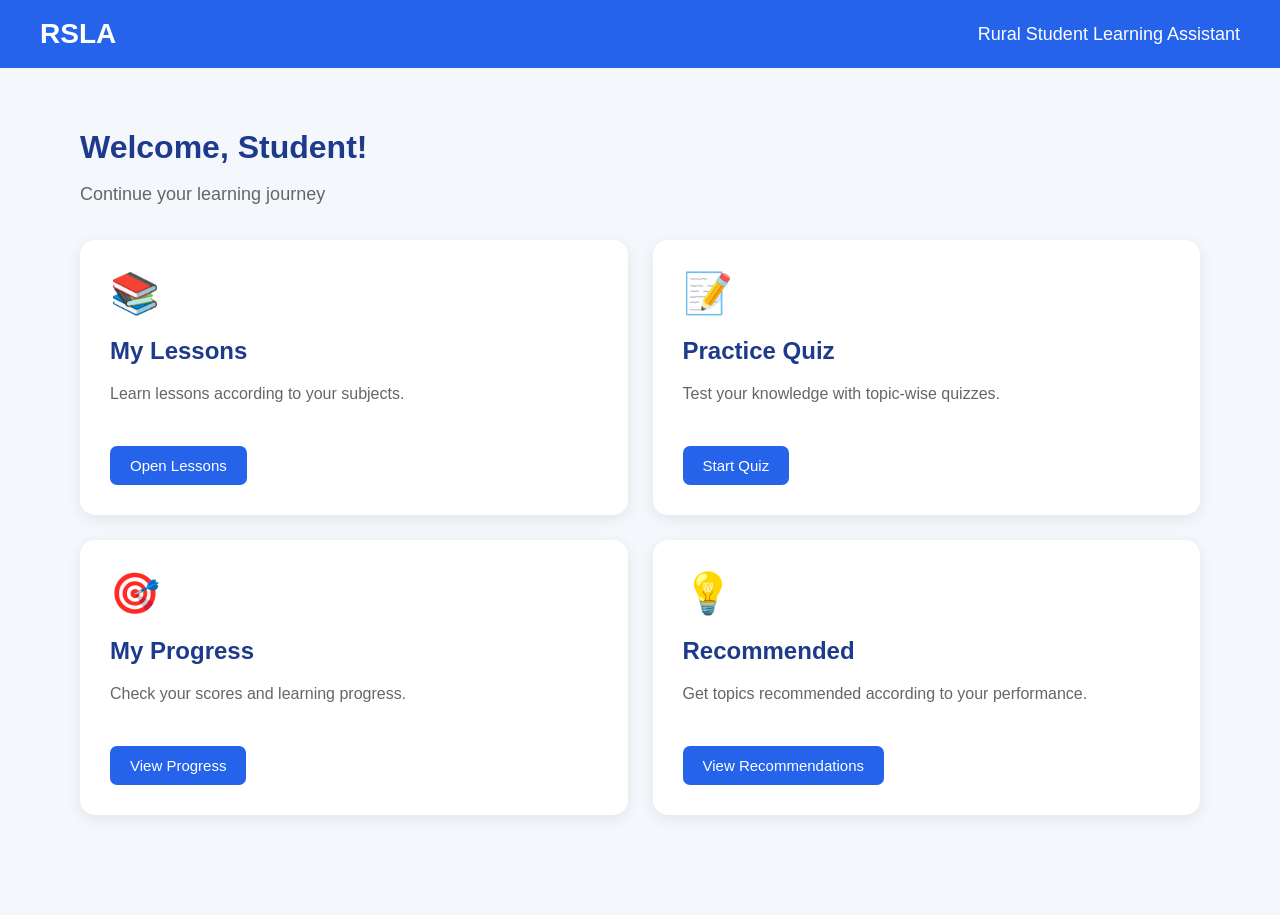
<file: index.html>
<!DOCTYPE html>
<html lang="en">
<head>
    <meta charset="UTF-8">
    <meta name="viewport" content="width=device-width, initial-scale=1.0">
    <title>RSLA - Student Dashboard</title>
    <link rel="stylesheet" href="style.css">
</head>

<body>

    <header>
        <div class="logo">RSLA</div>
        <div class="welcome">Rural Student Learning Assistant</div>
    </header>

    <main class="dashboard">

        <h1>Welcome, Student!</h1>
        <p class="intro">Continue your learning journey</p>

        <section class="cards">

            <div class="card">
                <div class="icon">📚</div>
                <h2>My Lessons</h2>
                <p>Learn lessons according to your subjects.</p>
                <button onclick="window.location.href='lessons.html'">
                    Open Lessons
                </button>
            </div>

            <div class="card">
                <div class="icon">📝</div>
                <h2>Practice Quiz</h2>
                <p>Test your knowledge with topic-wise quizzes.</p>
                <button onclick="window.location.href='quiz.html'">Start Quiz</button>
            </div>

            <div class="card">
                <div class="icon">🎯</div>
                <h2>My Progress</h2>
                <p>Check your scores and learning progress.</p>
                <button onclick="window.location.href='progress.html'">
                    View Progress
                </button>
            </div>

            <div class="card">
                <div class="icon">💡</div>
                <h2>Recommended</h2>
                <p>Get topics recommended according to your performance.</p>
                <button onclick="window.location.href='recommendations.html'">
                    View Recommendations
                </button>
            </div>

        </section>

        <div id="message"></div>

    </main>

    <script src="script.js"></script>

</body>
</html>
</file>
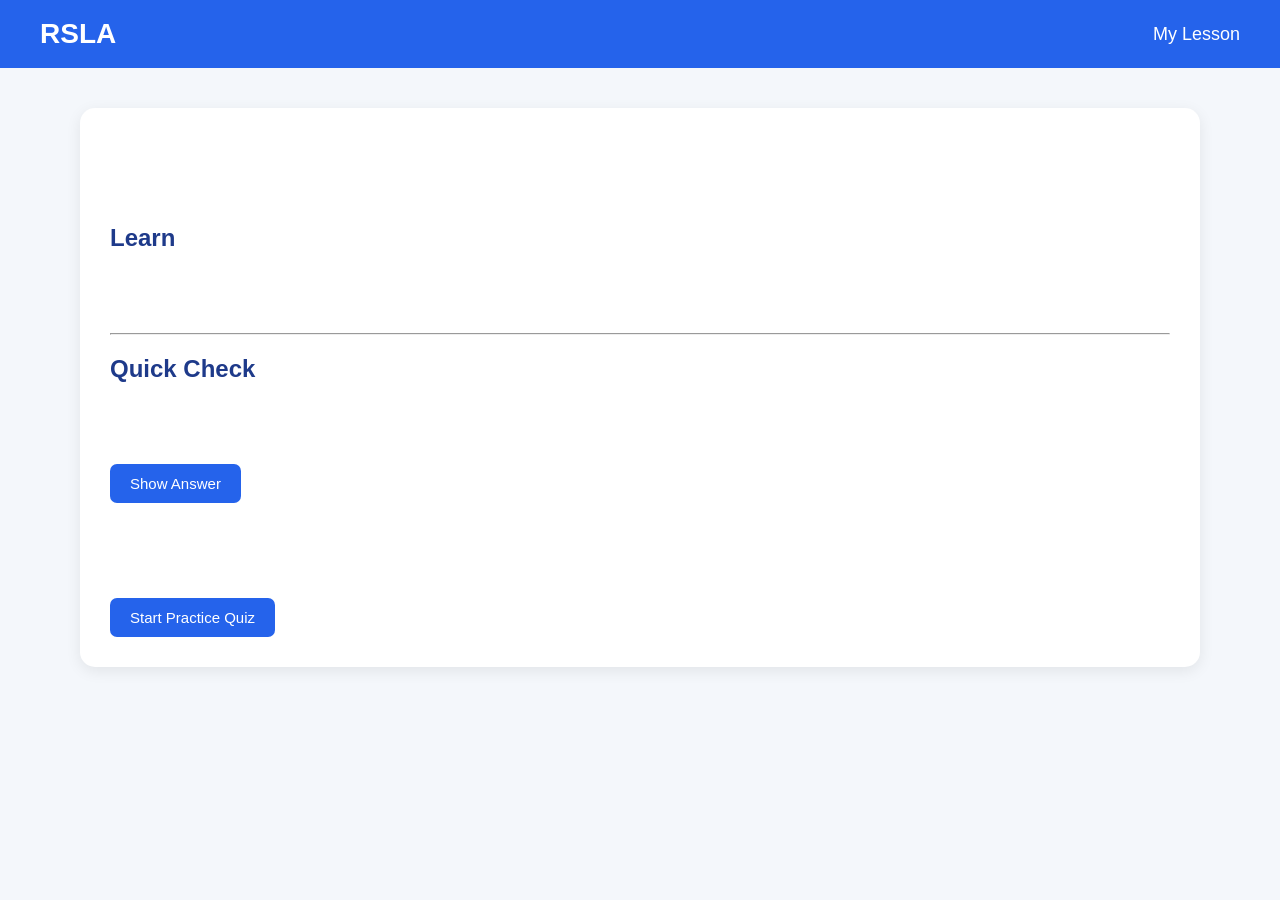
<file: lesson.html>
<!DOCTYPE html>
<html lang="en">

<head>
    <meta charset="UTF-8">
    <meta name="viewport" content="width=device-width, initial-scale=1.0">
    <title>RSLA - Lesson</title>
    <link rel="stylesheet" href="style.css">
</head>

<body>

<header>
    <div class="logo">RSLA</div>
    <div class="welcome">My Lesson</div>
</header>

<main class="dashboard">

    <div class="card lesson-content">

        <h1 id="lessonTitle"></h1>

        <p id="lessonDescription"></p>

        <h2>Learn</h2>

        <p id="lessonContent"></p>

        <hr>

        <h2>Quick Check</h2>

        <p id="question"></p>

        <button onclick="checkLessonAnswer()">
            Show Answer
        </button>

        <p id="answer"></p>

        <br>

        <button onclick="window.location.href='quiz.html'">
            Start Practice Quiz
        </button>

    </div>

</main>

<script src="script.js"></script>

</body>
</html>
</file>
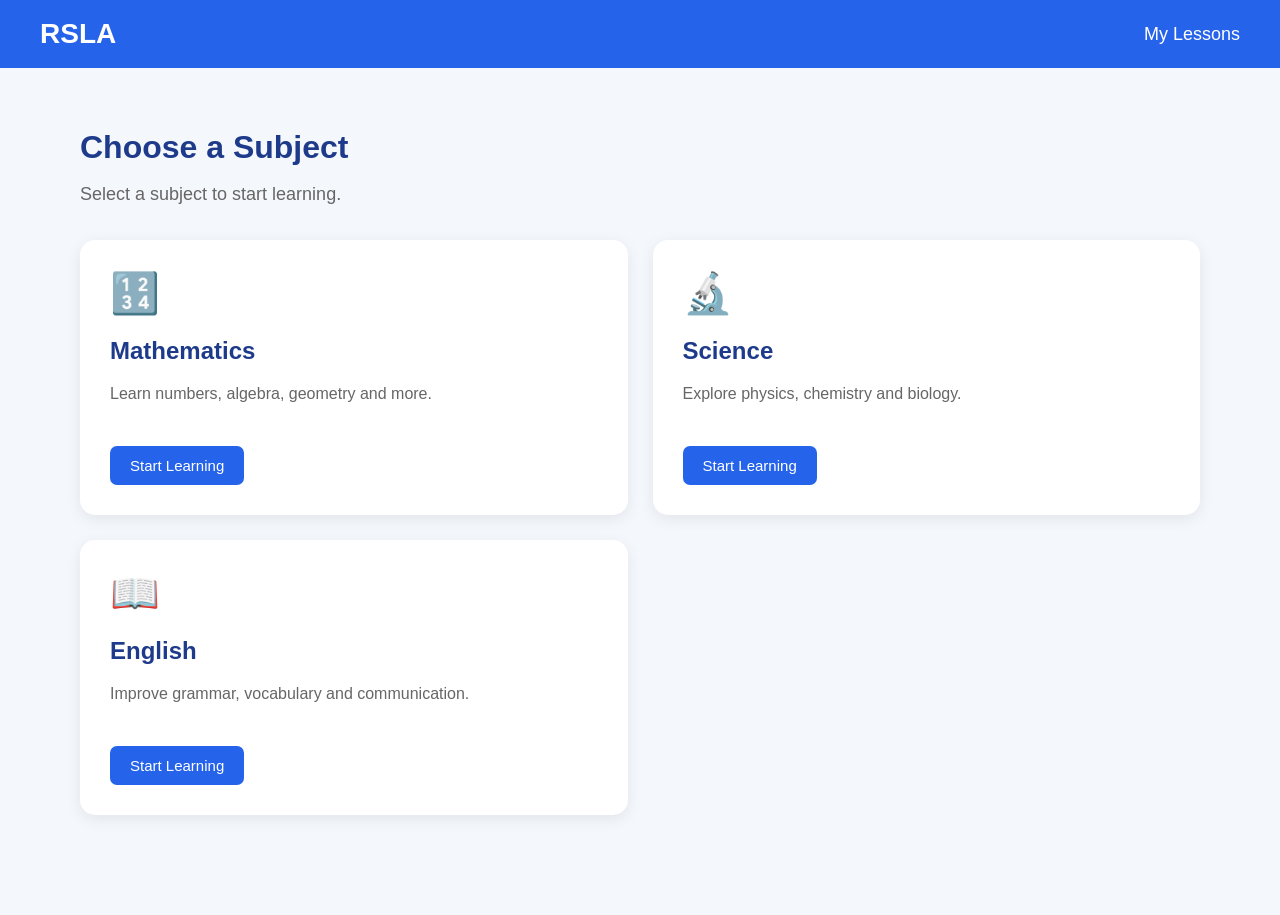
<file: lessons.html>
<!DOCTYPE html>
<html lang="en">
<head>
    <meta charset="UTF-8">
    <meta name="viewport" content="width=device-width, initial-scale=1.0">
    <title>RSLA - My Lessons</title>

    <link rel="stylesheet" href="style.css">
</head>

<body>

    <header>
        <div class="logo">RSLA</div>
        <div class="welcome">My Lessons</div>
    </header>

    <main class="dashboard">

        <h1>Choose a Subject</h1>

        <p class="intro">
            Select a subject to start learning.
        </p>

        <section class="cards">

            <div class="card">
                <div class="icon">🔢</div>
                <h2>Mathematics</h2>
                <p>Learn numbers, algebra, geometry and more.</p>

                <button onclick="openSubject('Mathematics')">
                    Start Learning
                </button>
            </div>

            <div class="card">
                <div class="icon">🔬</div>
                <h2>Science</h2>
                <p>Explore physics, chemistry and biology.</p>

                <button onclick="openSubject('Science')">
                    Start Learning
                </button>
            </div>

            <div class="card">
                <div class="icon">📖</div>
                <h2>English</h2>
                <p>Improve grammar, vocabulary and communication.</p>

                <button onclick="openSubject('English')">
                    Start Learning
                </button>
            </div>

        </section>

        <div id="message"></div>

    </main>

    <script src="script.js"></script>

</body>
</html>
</file>
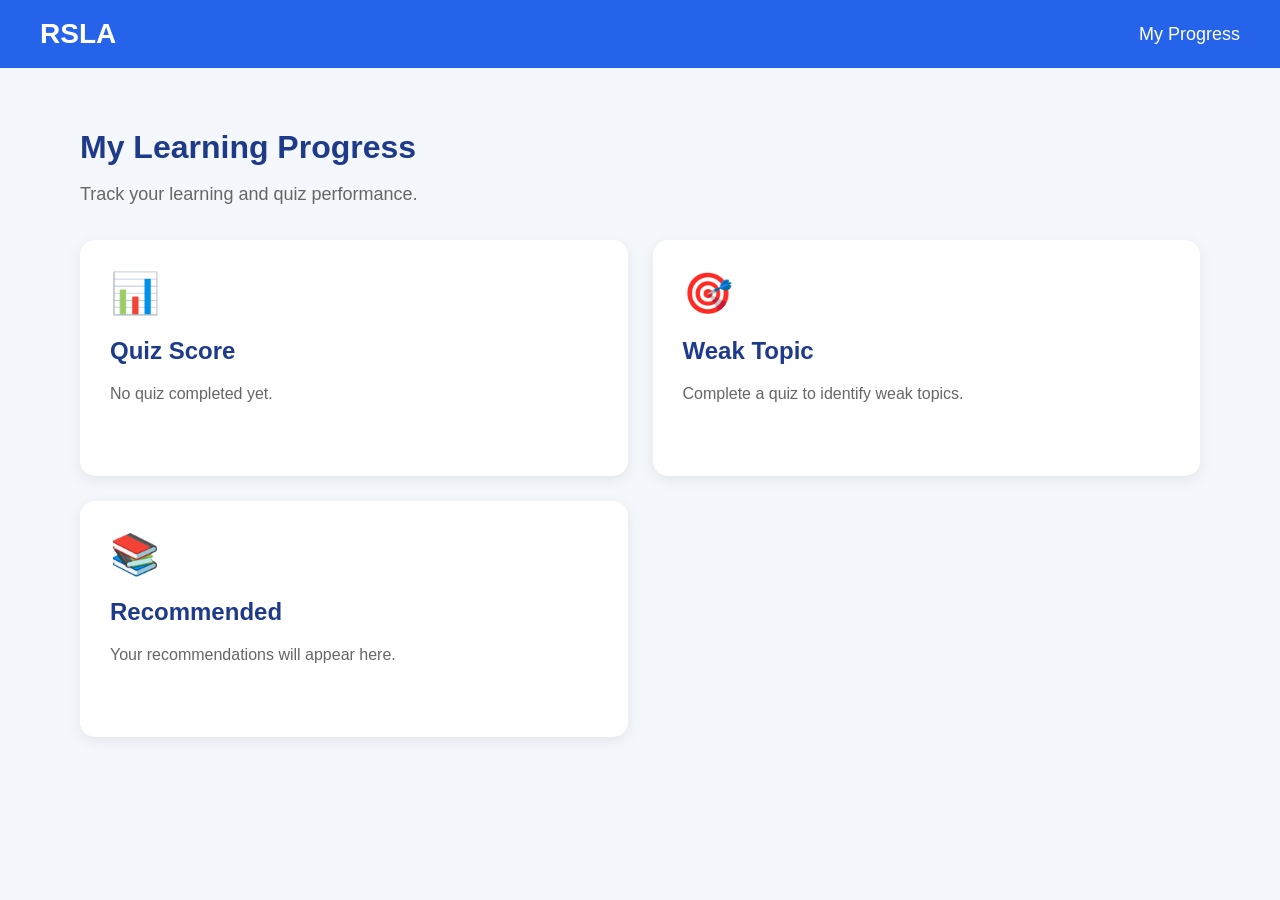
<file: progress.html>
<!DOCTYPE html>
<html lang="en">

<head>
    <meta charset="UTF-8">
    <meta name="viewport" content="width=device-width, initial-scale=1.0">
    <title>RSLA - My Progress</title>
    <link rel="stylesheet" href="style.css">
</head>

<body>

<header>
    <div class="logo">RSLA</div>
    <div class="welcome">My Progress</div>
</header>

<main class="dashboard">

    <h1>My Learning Progress</h1>
    <p class="intro">Track your learning and quiz performance.</p>

    <section class="cards">

        <div class="card">
            <div class="icon">📊</div>
            <h2>Quiz Score</h2>
            <p id="quizScore">No quiz completed yet.</p>
        </div>

        <div class="card">
            <div class="icon">🎯</div>
            <h2>Weak Topic</h2>
            <p id="weakTopic">Complete a quiz to identify weak topics.</p>
        </div>

        <div class="card">
            <div class="icon">📚</div>
            <h2>Recommended</h2>
            <p id="recommended">Your recommendations will appear here.</p>
        </div>

    </section>

</main>
<script>

let savedScore = localStorage.getItem("quizScore");

if (savedScore !== null) {

    document.getElementById("quizScore").innerHTML =
        savedScore + " / 3";

    if (savedScore < 2) {

        document.getElementById("weakTopic").innerHTML =
            "Fractions";

        document.getElementById("recommended").innerHTML =
            "Review Fractions and take the quiz again.";

    } else {

        document.getElementById("weakTopic").innerHTML =
            "No major weak topic";

        document.getElementById("recommended").innerHTML =
            "Continue practicing to improve your skills.";
    }
}

</script>

</body>
</html>
</file>
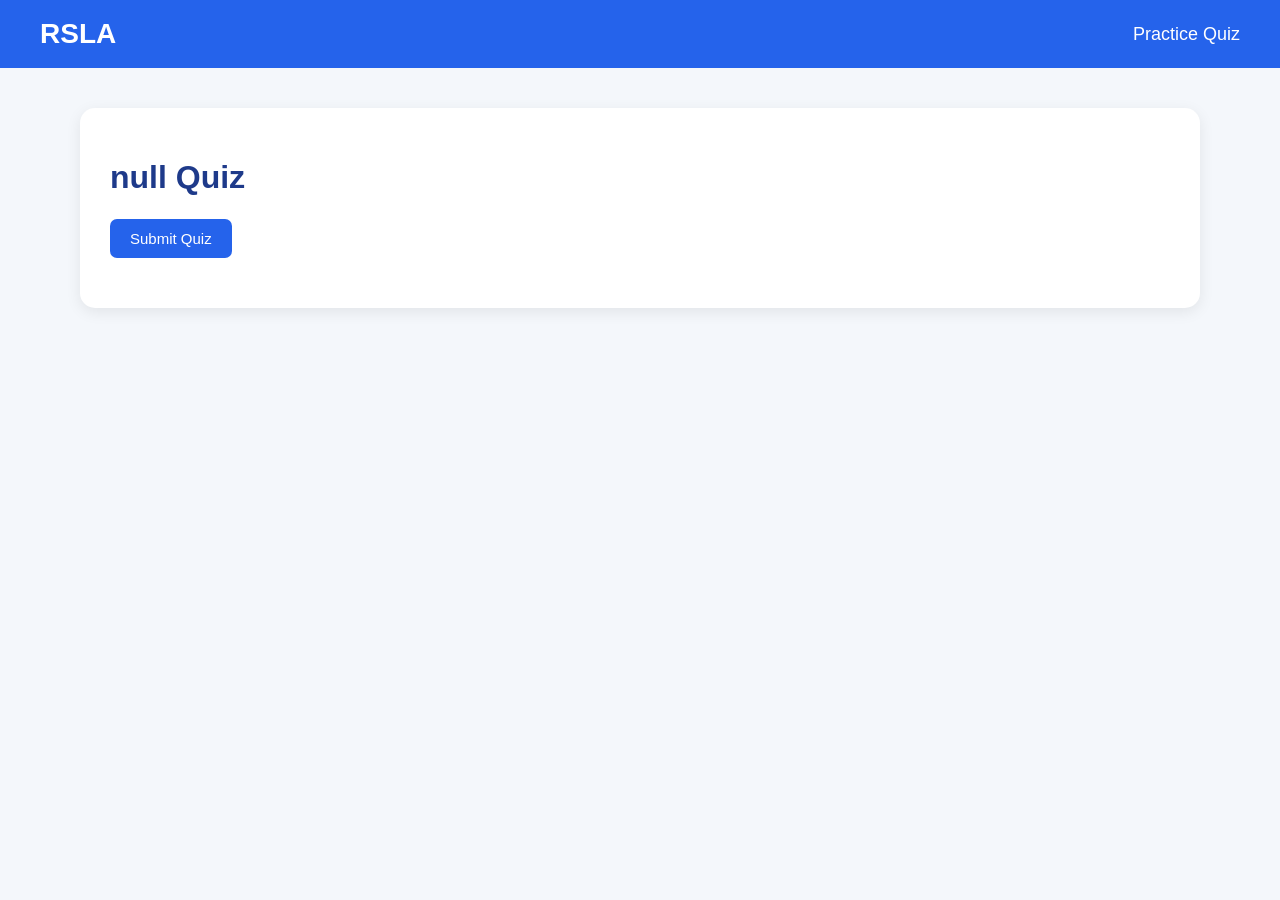
<file: quiz-question.html>
<!DOCTYPE html>
<html lang="en">
<head>
    <meta charset="UTF-8">
    <meta name="viewport" content="width=device-width, initial-scale=1.0">
    <title>RSLA - Quiz</title>
    <link rel="stylesheet" href="style.css">
</head>

<body>

<header>
    <div class="logo">RSLA</div>
    <div class="welcome">Practice Quiz</div>
</header>

<main class="dashboard">

    <div class="card">

        <h1 id="quizTitle">Quiz</h1>

        <div id="questions"></div>

        <br>

        <button onclick="submitQuiz()">Submit Quiz</button>

        <h2 id="score"></h2>

        <div id="recommendation"></div>

    </div>

</main>

<script>

let subject =
    new URLSearchParams(window.location.search).get("subject");

let quizData = {

    Mathematics: [
        {
            question: "What is the numerator in 3/5?",
            options: ["3", "5", "8"],
            answer: 0,
            topic: "Fractions"
        },
        {
            question: "Which fraction is equal to one half?",
            options: ["2/4", "3/4", "1/3"],
            answer: 0,
            topic: "Fractions"
        },
        {
            question: "What is 2 + 3?",
            options: ["4", "5", "6"],
            answer: 1,
            topic: "Arithmetic"
        }
    ],

    Science: [
        {
            question: "What force pulls objects towards Earth?",
            options: ["Gravity", "Friction", "Magnetism"],
            answer: 0,
            topic: "Physics"
        },
        {
            question: "What is the chemical formula for water?",
            options: ["CO2", "H2O", "O2"],
            answer: 1,
            topic: "Chemistry"
        },
        {
            question: "What is the basic unit of life?",
            options: ["Atom", "Cell", "Organ"],
            answer: 1,
            topic: "Biology"
        }
    ],

    English: [
        {
            question: "Which word is a verb?",
            options: ["Run", "Beautiful", "Book"],
            answer: 0,
            topic: "Grammar"
        },
        {
            question: "What is a synonym for happy?",
            options: ["Sad", "Joyful", "Angry"],
            answer: 1,
            topic: "Vocabulary"
        },
        {
            question: "Why is listening important?",
            options: [
                "It helps us understand others",
                "It makes us sleep",
                "It stops communication"
            ],
            answer: 0,
            topic: "Communication"
        }
    ]

};

let questions = quizData[subject] || [];
let selectedAnswers = [];

document.getElementById("quizTitle").innerHTML =
    subject + " Quiz";

let questionHTML = "";

questions.forEach(function(q, index) {

    questionHTML += `
        <div class="question">
            <p>
                <strong>Question ${index + 1}:</strong>
                ${q.question}
            </p>

            ${q.options.map(function(option, optionIndex) {
                return `
                    <button
                        onclick="selectAnswer(${index}, ${optionIndex})">
                        ${option}
                    </button>
                `;
            }).join("")}

            <hr>
        </div>
    `;

});

document.getElementById("questions").innerHTML = questionHTML;


function selectAnswer(questionIndex, answerIndex) {

    selectedAnswers[questionIndex] = answerIndex;

}


function submitQuiz() {

    let score = 0;

    questions.forEach(function(q, index) {

        if (selectedAnswers[index] === q.answer) {
            score++;
        }

    });

    localStorage.setItem("quizScore", score);
    localStorage.setItem("quizSubject", subject);

    document.getElementById("score").innerHTML =
        "Your Score: " + score + " / " + questions.length;

    let weakTopics = [];

questions.forEach(function(q, index) {

    if (selectedAnswers[index] !== q.answer) {
        weakTopics.push(q.topic);
    }

});

if (weakTopics.length > 0) {

    let weakTopic = weakTopics[0];

    localStorage.setItem("weakTopic", weakTopic);

    document.getElementById("recommendation").innerHTML =
        "<h3>🎯 Weak Topic: " + weakTopic + "</h3>" +
        "<p>You need more practice in <strong>" +
        weakTopic +
        "</strong>.</p>" +
        "<p>Recommended: Review the " +
        weakTopic +
        " lesson and take the quiz again.</p>";

} else {

    localStorage.removeItem("weakTopic");

    document.getElementById("recommendation").innerHTML =
        "<h3>⭐ Excellent Performance!</h3>" +
        "<p>You answered all questions correctly.</p>" +
        "<p>Try another subject to continue learning.</p>";

}
}

</script>

</body>
</html>
</file>
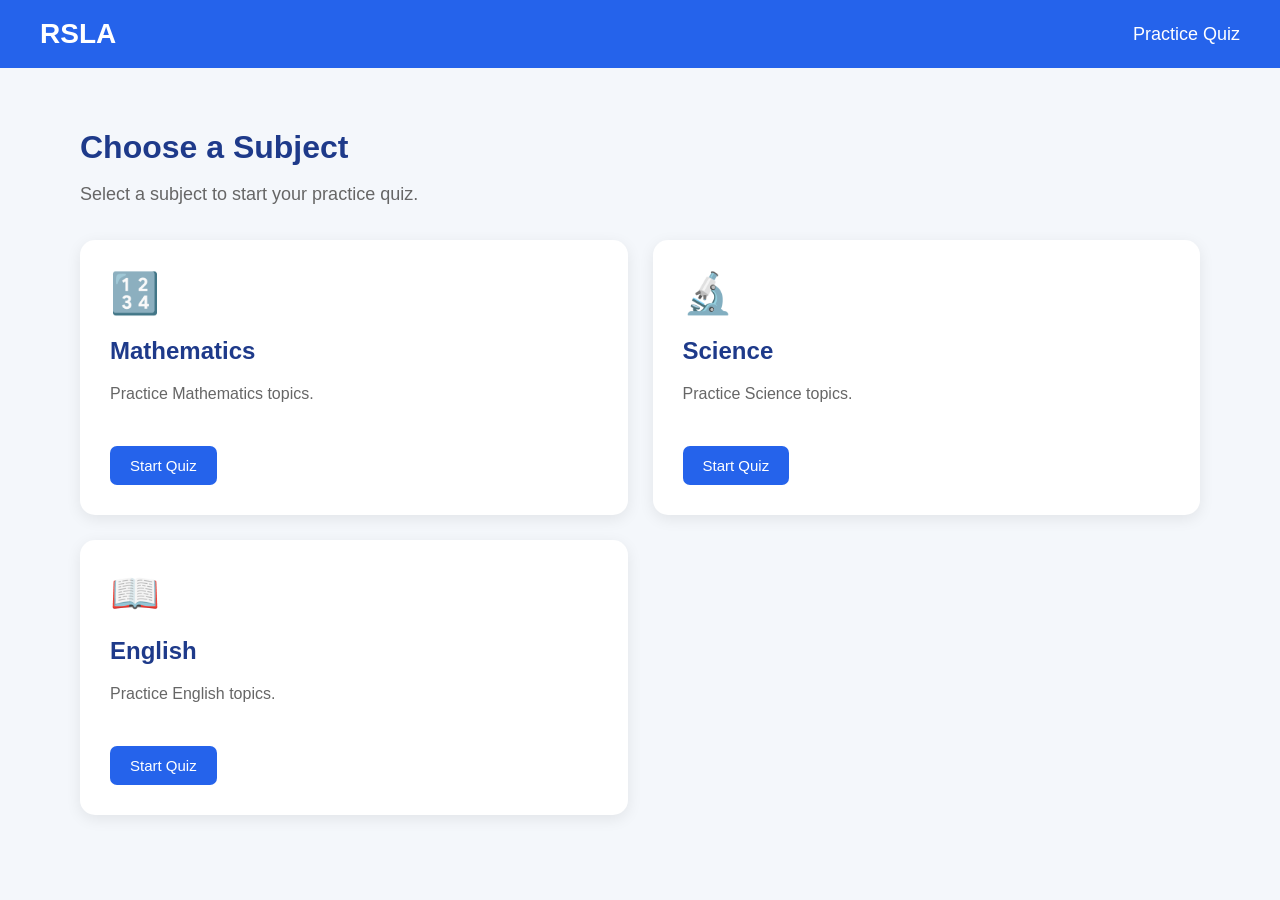
<file: quiz.html>
<!DOCTYPE html>
<html lang="en">
<head>
    <meta charset="UTF-8">
    <meta name="viewport" content="width=device-width, initial-scale=1.0">
    <title>RSLA - Practice Quiz</title>
    <link rel="stylesheet" href="style.css">
</head>

<body>

<header>
    <div class="logo">RSLA</div>
    <div class="welcome">Practice Quiz</div>
</header>

<main class="dashboard">

    <h1>Choose a Subject</h1>

    <p class="intro">
        Select a subject to start your practice quiz.
    </p>

    <section class="cards">

        <div class="card">
            <div class="icon">🔢</div>
            <h2>Mathematics</h2>
            <p>Practice Mathematics topics.</p>
            <button onclick="startQuiz('Mathematics')">
                Start Quiz
            </button>
        </div>

        <div class="card">
            <div class="icon">🔬</div>
            <h2>Science</h2>
            <p>Practice Science topics.</p>
            <button onclick="startQuiz('Science')">
                Start Quiz
            </button>
        </div>

        <div class="card">
            <div class="icon">📖</div>
            <h2>English</h2>
            <p>Practice English topics.</p>
            <button onclick="startQuiz('English')">
                Start Quiz
            </button>
        </div>

    </section>

</main>

<script>
function startQuiz(subject) {

    window.location.href =
        "quiz-question.html?subject=" +
        encodeURIComponent(subject);

}
</script>

</body>
</html>
</file>
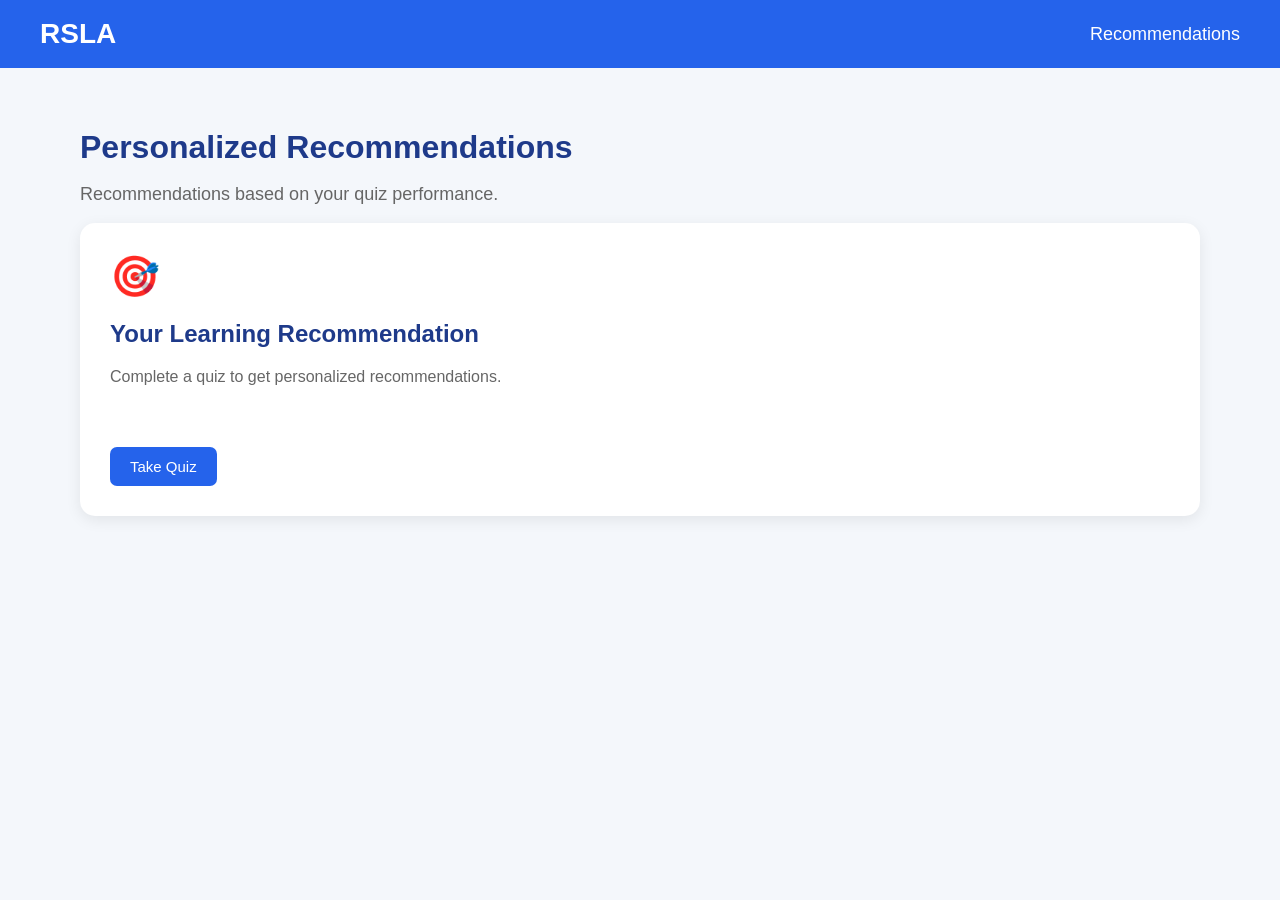
<file: recommendations.html>
<!DOCTYPE html>
<html lang="en">
<head>
    <meta charset="UTF-8">
    <meta name="viewport" content="width=device-width, initial-scale=1.0">
    <title>RSLA - Recommendations</title>
    <link rel="stylesheet" href="style.css">
</head>

<body>

<header>
    <div class="logo">RSLA</div>
    <div class="welcome">Recommendations</div>
</header>

<main class="dashboard">

    <h1>Personalized Recommendations</h1>

    <p class="intro">
        Recommendations based on your quiz performance.
    </p>

    <div class="card">

        <div class="icon">🎯</div>

        <h2>Your Learning Recommendation</h2>

        <p id="recommendation">
            Complete a quiz to get personalized recommendations.
        </p>

        <br>

        <button onclick="window.location.href='quiz.html'">
            Take Quiz
        </button>

    </div>

</main>

<script>

let score = localStorage.getItem("quizScore");

if (score !== null) {

    if (score < 2) {

        document.getElementById("recommendation").innerHTML =
            "<strong>Weak Topic: Fractions</strong><br><br>" +
            "Your quiz score is " + score + " / 3.<br>" +
            "You should review the Fractions lesson and practice more questions.";

    } else {

        document.getElementById("recommendation").innerHTML =
            "<strong>Good Performance!</strong><br><br>" +
            "Your quiz score is " + score + " / 3.<br>" +
            "You are doing well in Fractions. Try another topic to continue learning.";

    }

}

</script>

</body>
</html>
</file>
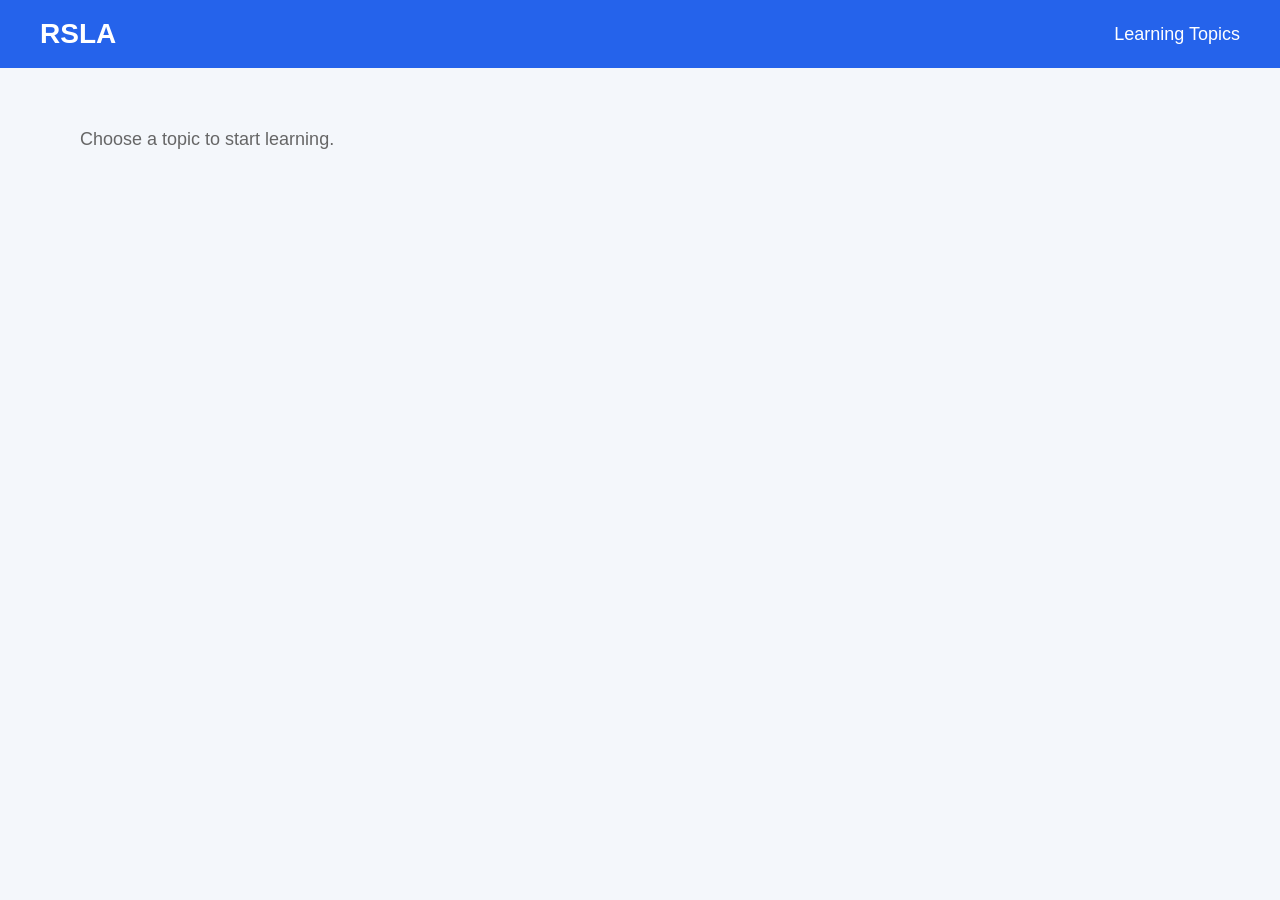
<file: topics.html>
<!DOCTYPE html>
<html lang="en">

<head>
    <meta charset="UTF-8">
    <meta name="viewport" content="width=device-width, initial-scale=1.0">
    <title>RSLA - Topics</title>
    <link rel="stylesheet" href="style.css">
</head>

<body>

<header>
    <div class="logo">RSLA</div>
    <div class="welcome">Learning Topics</div>
</header>

<main class="dashboard">

    <h1 id="subjectTitle"></h1>
    <p class="intro">Choose a topic to start learning.</p>

    <section class="cards" id="topicCards"></section>

</main>

<script src="script.js"></script>

</body>
</html>
</file>
<file: style.css>
* {
    box-sizing: border-box;
}

body {
    margin: 0;
    font-family: Arial, sans-serif;
    background: #f4f7fb;
}

header {
    background: #2563eb;
    color: white;
    padding: 18px 40px;
    display: flex;
    justify-content: space-between;
    align-items: center;
}

.logo {
    font-size: 28px;
    font-weight: bold;
}

.welcome {
    font-size: 18px;
}

.dashboard {
    padding: 40px;
    max-width: 1200px;
    margin: auto;
}

.dashboard h1 {
    color: #1e3a8a;
    margin-bottom: 5px;
}

.intro {
    color: #666;
    font-size: 18px;
}

.cards {
    display: grid;
    grid-template-columns: repeat(2, 1fr);
    gap: 25px;
    margin-top: 35px;
}

.card {
    background: white;
    padding: 30px;
    border-radius: 15px;
    box-shadow: 0 4px 15px rgba(0, 0, 0, 0.08);
}

.card .icon {
    font-size: 40px;
}

.card h2 {
    color: #1e3a8a;
}

.card p {
    color: #666;
    min-height: 45px;
}

.card button {
    padding: 11px 20px;
    border: none;
    border-radius: 7px;
    background: #2563eb;
    color: white;
    font-size: 15px;
    cursor: pointer;
}

.card button:hover {
    background: #1d4ed8;
}

#message {
    margin-top: 30px;
    padding: 15px;
    text-align: center;
    font-weight: bold;
}
</file>
